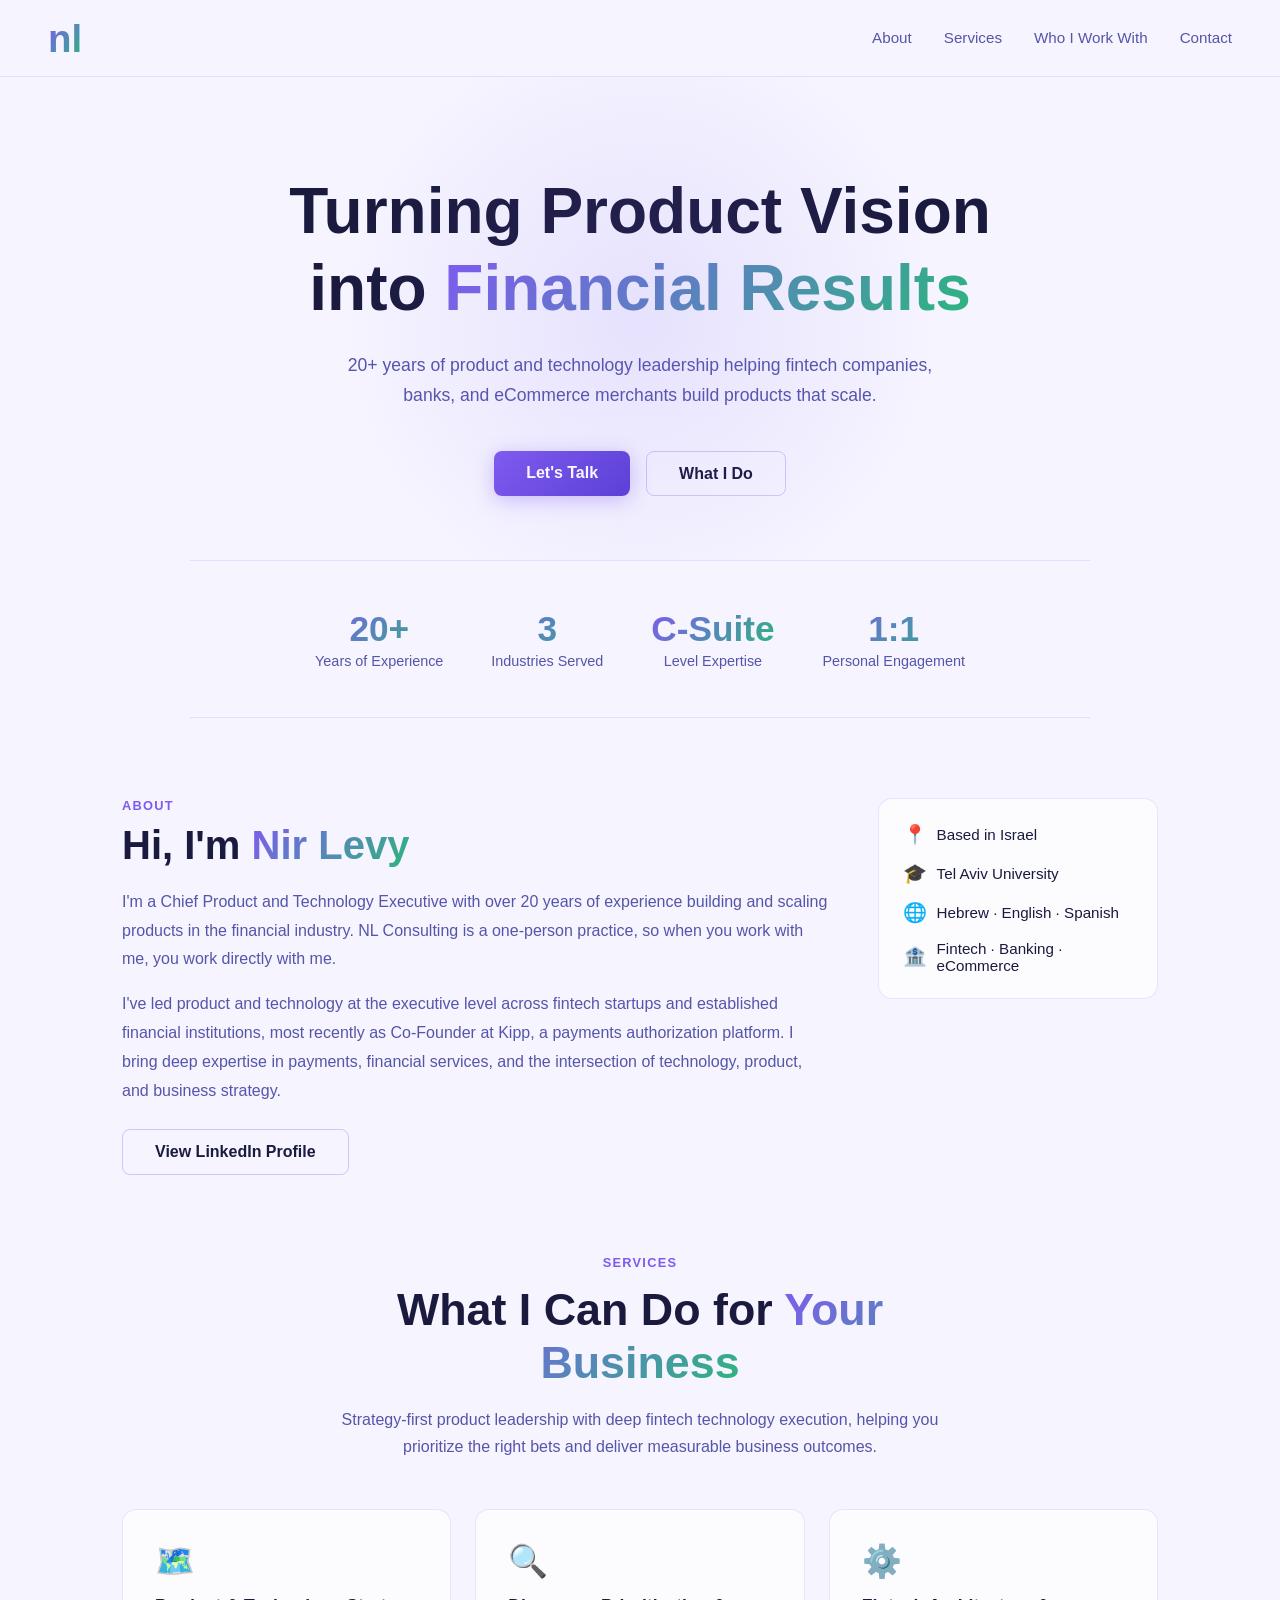
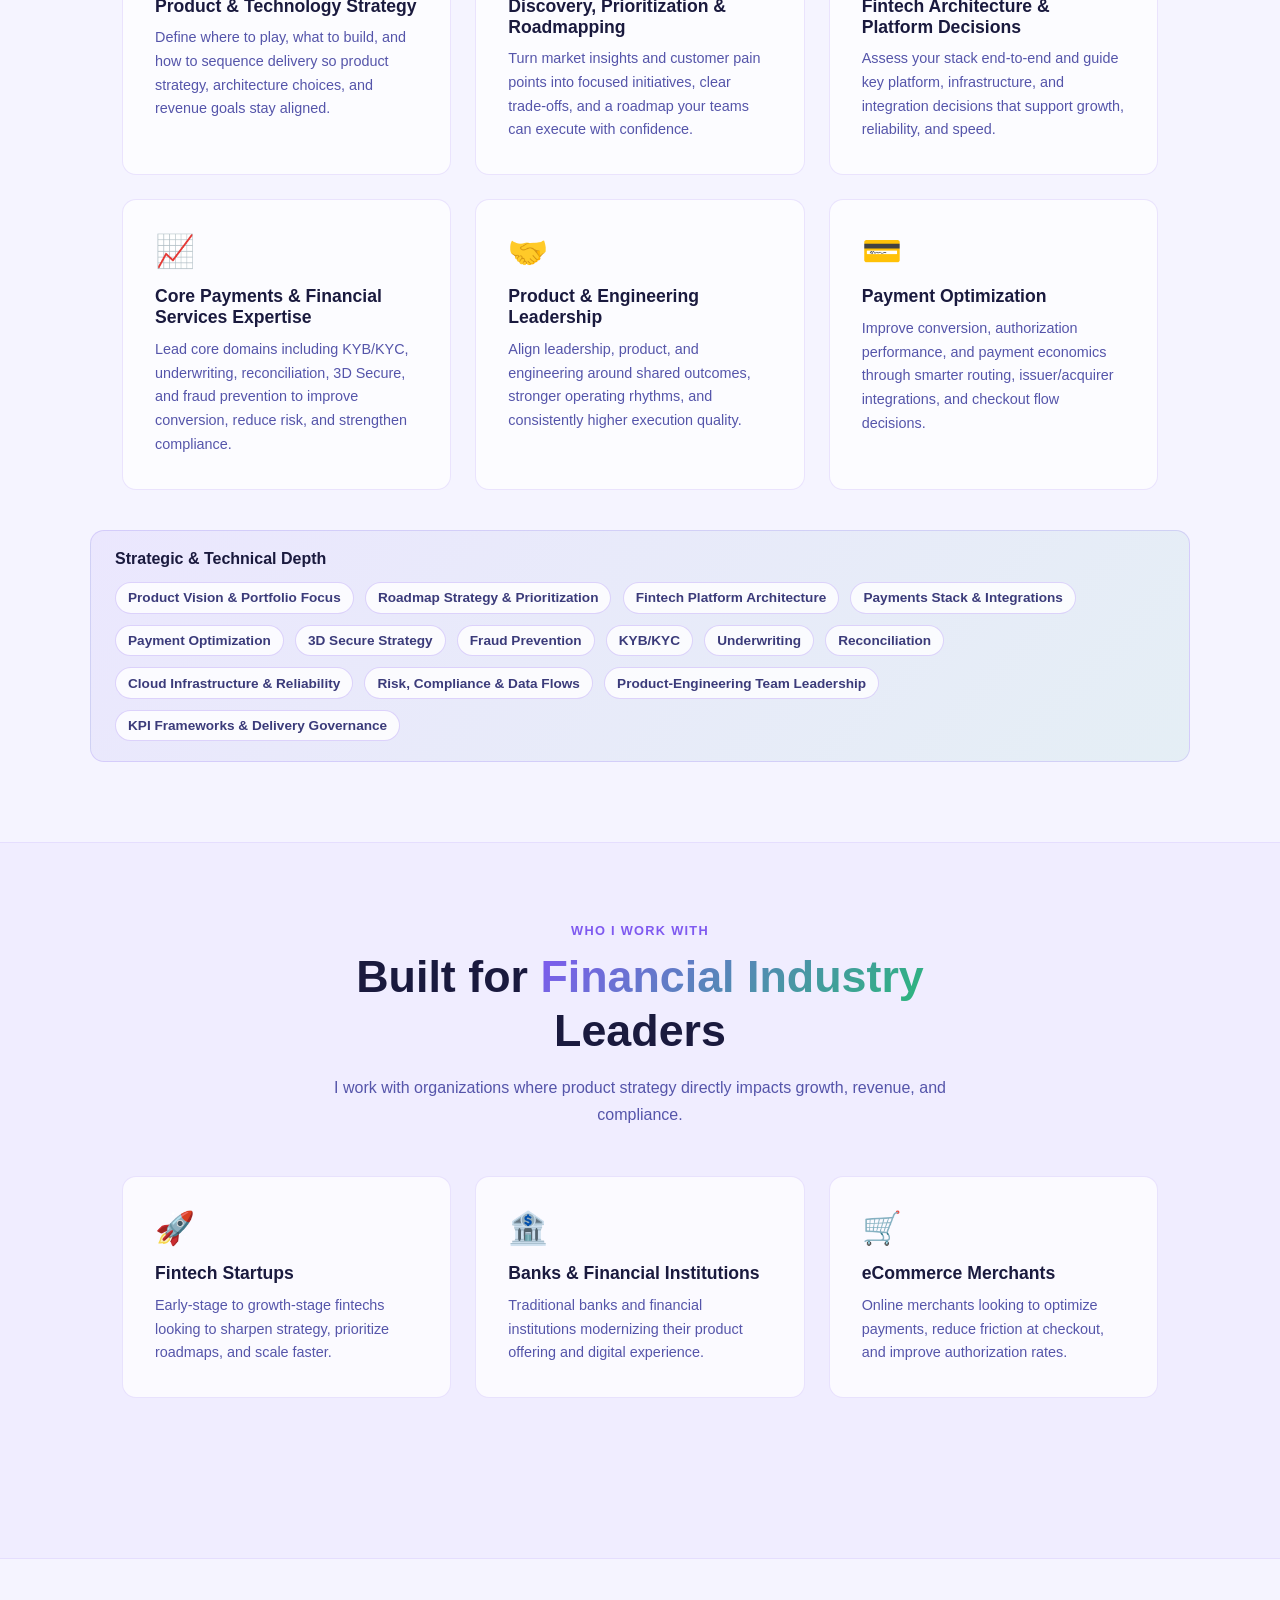
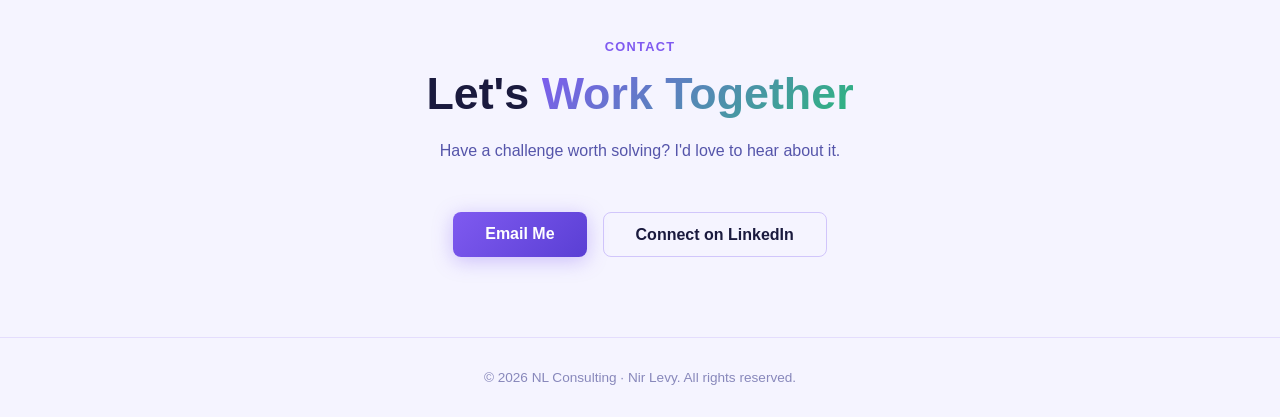
<file: index.html>
<!DOCTYPE html>
<html lang="en" dir="ltr">
<head>
  <meta charset="UTF-8" />
  <meta name="viewport" content="width=device-width, initial-scale=1.0" />
  <meta name="description" content="NL Consulting helps fintech companies, banks, and eCommerce merchants turn product strategy into measurable business growth." />
  <meta name="robots" content="index, follow" />
  <meta name="theme-color" content="#1a1a3e" />

  <meta property="og:type" content="website" />
  <meta property="og:title" content="NL Consulting - Product Strategy for Fintech & Financial Services" />
  <meta property="og:description" content="Senior product strategy consulting for fintech, banking, and eCommerce leaders." />
  <meta property="og:image" content="nl-logo-web.svg" />

  <meta name="twitter:card" content="summary_large_image" />
  <meta name="twitter:title" content="NL Consulting - Product Strategy for Fintech & Financial Services" />
  <meta name="twitter:description" content="Senior product strategy consulting for fintech, banking, and eCommerce leaders." />
  <meta name="twitter:image" content="nl-logo-web.svg" />

  <title>NL Consulting – Product Strategy for Fintech & Financial Services</title>
  <link rel="icon" type="image/svg+xml" href="nl-logo-mark.svg" />
  <link rel="apple-touch-icon" href="nl-logo-mark.svg" />
  <link rel="stylesheet" href="styles.css" />
</head>
<body>
  <a class="skip-link" href="#main-content">Skip to main content</a>

  <!-- NAV -->
  <nav aria-label="Main navigation">
    <a class="logo" href="#main-content" aria-label="NL Consulting home">
      <img src="nl-logo-mark.svg" alt="NL Consulting" class="logo-image" />
    </a>
    <ul class="nav-links">
      <li><a href="#about">About</a></li>
      <li><a href="#services">Services</a></li>
      <li><a href="#clients">Who I Work With</a></li>
      <li><a href="#contact">Contact</a></li>
    </ul>
  </nav>
  <main id="main-content">
  <!-- HERO -->
  <section class="hero" aria-labelledby="hero-title">
    <h1 id="hero-title">Turning Product Vision into <span>Financial Results</span></h1>
    <p class="subtitle">
      20+ years of product and technology leadership helping fintech companies, banks,
      and eCommerce merchants build products that scale.
    </p>
    <div class="cta-group">
      <a href="#contact" class="btn btn-primary">Let's Talk</a>
      <a href="#services" class="btn btn-outline">What I Do</a>
    </div>
  </section>

  <!-- STATS -->
  <div class="stats">
    <div class="stat">
      <h2>20+</h2>
      <p>Years of Experience</p>
    </div>
    <div class="stat">
      <h2>3</h2>
      <p>Industries Served</p>
    </div>
    <div class="stat">
      <h2>C-Suite</h2>
      <p>Level Expertise</p>
    </div>
    <div class="stat">
      <h2>1:1</h2>
      <p>Personal Engagement</p>
    </div>
  </div>

  <!-- ABOUT -->
  <section class="about" id="about">
    <div class="about-content">
      <div class="about-text">
        <div class="section-label">About</div>
        <h2>Hi, I'm <span>Nir Levy</span></h2>
        <p>
          I'm a Chief Product and Technology Executive with over 20 years of experience
          building and scaling products in the financial industry. NL Consulting is a
          one-person practice, so when you work with me, you work directly with me.
        </p>
        <p>
          I've led product and technology at the executive level across fintech startups
          and established financial institutions, most recently as Co-Founder at Kipp,
          a payments authorization platform. I bring deep expertise in payments, financial
          services, and the intersection of technology, product, and business strategy.
        </p>
        <a href="https://www.linkedin.com/in/nirlevyil/" target="_blank" rel="noopener noreferrer" class="btn btn-outline">View LinkedIn Profile</a>
      </div>
      <div class="about-card">
        <div class="about-stat">
          <span>📍</span> Based in Israel
        </div>
        <div class="about-stat">
          <span>🎓</span> Tel Aviv University
        </div>
        <div class="about-stat">
          <span>🌐</span> Hebrew · English · Spanish
        </div>
        <div class="about-stat">
          <span>🏦</span> Fintech · Banking · eCommerce
        </div>
      </div>
    </div>
  </section>

  <!-- SERVICES -->
  <section id="services">
    <div class="section-header">
      <div class="section-label">Services</div>
      <h2>What I Can Do for <span>Your Business</span></h2>
      <p class="section-subtitle">Strategy-first product leadership with deep fintech technology execution, helping you prioritize the right bets and deliver measurable business outcomes.</p>
    </div>
    <div class="features">
      <div class="card">
        <div class="icon">🗺️</div>
        <h3>Product & Technology Strategy</h3>
        <p>Define where to play, what to build, and how to sequence delivery so product strategy, architecture choices, and revenue goals stay aligned.</p>
      </div>
      <div class="card">
        <div class="icon">🔍</div>
        <h3>Discovery, Prioritization & Roadmapping</h3>
        <p>Turn market insights and customer pain points into focused initiatives, clear trade-offs, and a roadmap your teams can execute with confidence.</p>
      </div>
      <div class="card">
        <div class="icon">⚙️</div>
        <h3>Fintech Architecture & Platform Decisions</h3>
        <p>Assess your stack end-to-end and guide key platform, infrastructure, and integration decisions that support growth, reliability, and speed.</p>
      </div>
      <div class="card">
        <div class="icon">📈</div>
        <h3>Core Payments & Financial Services Expertise</h3>
        <p>Lead core domains including KYB/KYC, underwriting, reconciliation, 3D Secure, and fraud prevention to improve conversion, reduce risk, and strengthen compliance.</p>
      </div>
      <div class="card">
        <div class="icon">🤝</div>
        <h3>Product & Engineering Leadership</h3>
        <p>Align leadership, product, and engineering around shared outcomes, stronger operating rhythms, and consistently higher execution quality.</p>
      </div>
      <div class="card">
        <div class="icon">💳</div>
        <h3>Payment Optimization</h3>
        <p>Improve conversion, authorization performance, and payment economics through smarter routing, issuer/acquirer integrations, and checkout flow decisions.</p>
      </div>
    </div>
    <div class="tech-depth" aria-label="Technology depth highlights">
      <h3>Strategic & Technical Depth</h3>
      <div class="tech-pills">
        <span>Product Vision & Portfolio Focus</span>
        <span>Roadmap Strategy & Prioritization</span>
        <span>Fintech Platform Architecture</span>
        <span>Payments Stack & Integrations</span>
        <span>Payment Optimization</span>
        <span>3D Secure Strategy</span>
        <span>Fraud Prevention</span>
        <span>KYB/KYC</span>
        <span>Underwriting</span>
        <span>Reconciliation</span>
        <span>Cloud Infrastructure & Reliability</span>
        <span>Risk, Compliance & Data Flows</span>
        <span>Product-Engineering Team Leadership</span>
        <span>KPI Frameworks & Delivery Governance</span>
      </div>
    </div>
  </section>

  <!-- WHO I WORK WITH -->
  <section id="clients" class="clients-section">
    <div class="section-header">
      <div class="section-label">Who I Work With</div>
      <h2>Built for <span>Financial Industry</span> Leaders</h2>
      <p class="section-subtitle">I work with organizations where product strategy directly impacts growth, revenue, and compliance.</p>
    </div>
    <div class="features">
      <div class="card">
        <div class="icon">🚀</div>
        <h3>Fintech Startups</h3>
        <p>Early-stage to growth-stage fintechs looking to sharpen strategy, prioritize roadmaps, and scale faster.</p>
      </div>
      <div class="card">
        <div class="icon">🏦</div>
        <h3>Banks & Financial Institutions</h3>
        <p>Traditional banks and financial institutions modernizing their product offering and digital experience.</p>
      </div>
      <div class="card">
        <div class="icon">🛒</div>
        <h3>eCommerce Merchants</h3>
        <p>Online merchants looking to optimize payments, reduce friction at checkout, and improve authorization rates.</p>
      </div>
    </div>
  </section>

  <!-- CONTACT -->
  <section id="contact" class="contact-section">
    <div class="section-header">
      <div class="section-label">Contact</div>
      <h2>Let's <span>Work Together</span></h2>
      <p class="section-subtitle">Have a challenge worth solving? I'd love to hear about it.</p>
    </div>
    <div class="contact-links">
      <a href="https://mail.google.com/mail/?view=cm&fs=1&to=nir.levyg@gmail.com&su=Consulting%20Inquiry&body=Hi%20Nir%2C%0A%0AI%27d%20like%20to%20discuss%20a%20product%20or%20payments%20challenge.%0A%0ACompany%3A%0ARole%3A%0ACurrent%20goal%3A%0A%0AThanks%2C" target="_blank" rel="noopener noreferrer" class="btn btn-primary" aria-label="Open Gmail compose to contact NL Consulting">Email Me</a>
      <a href="https://www.linkedin.com/in/nirlevyil/" target="_blank" rel="noopener noreferrer" class="btn btn-outline">Connect on LinkedIn</a>
    </div>
  </section>
  </main>

  <!-- FOOTER -->
  <footer>
    &copy; 2026 NL Consulting · Nir Levy. All rights reserved.
  </footer>

</body>
</html>
</file>
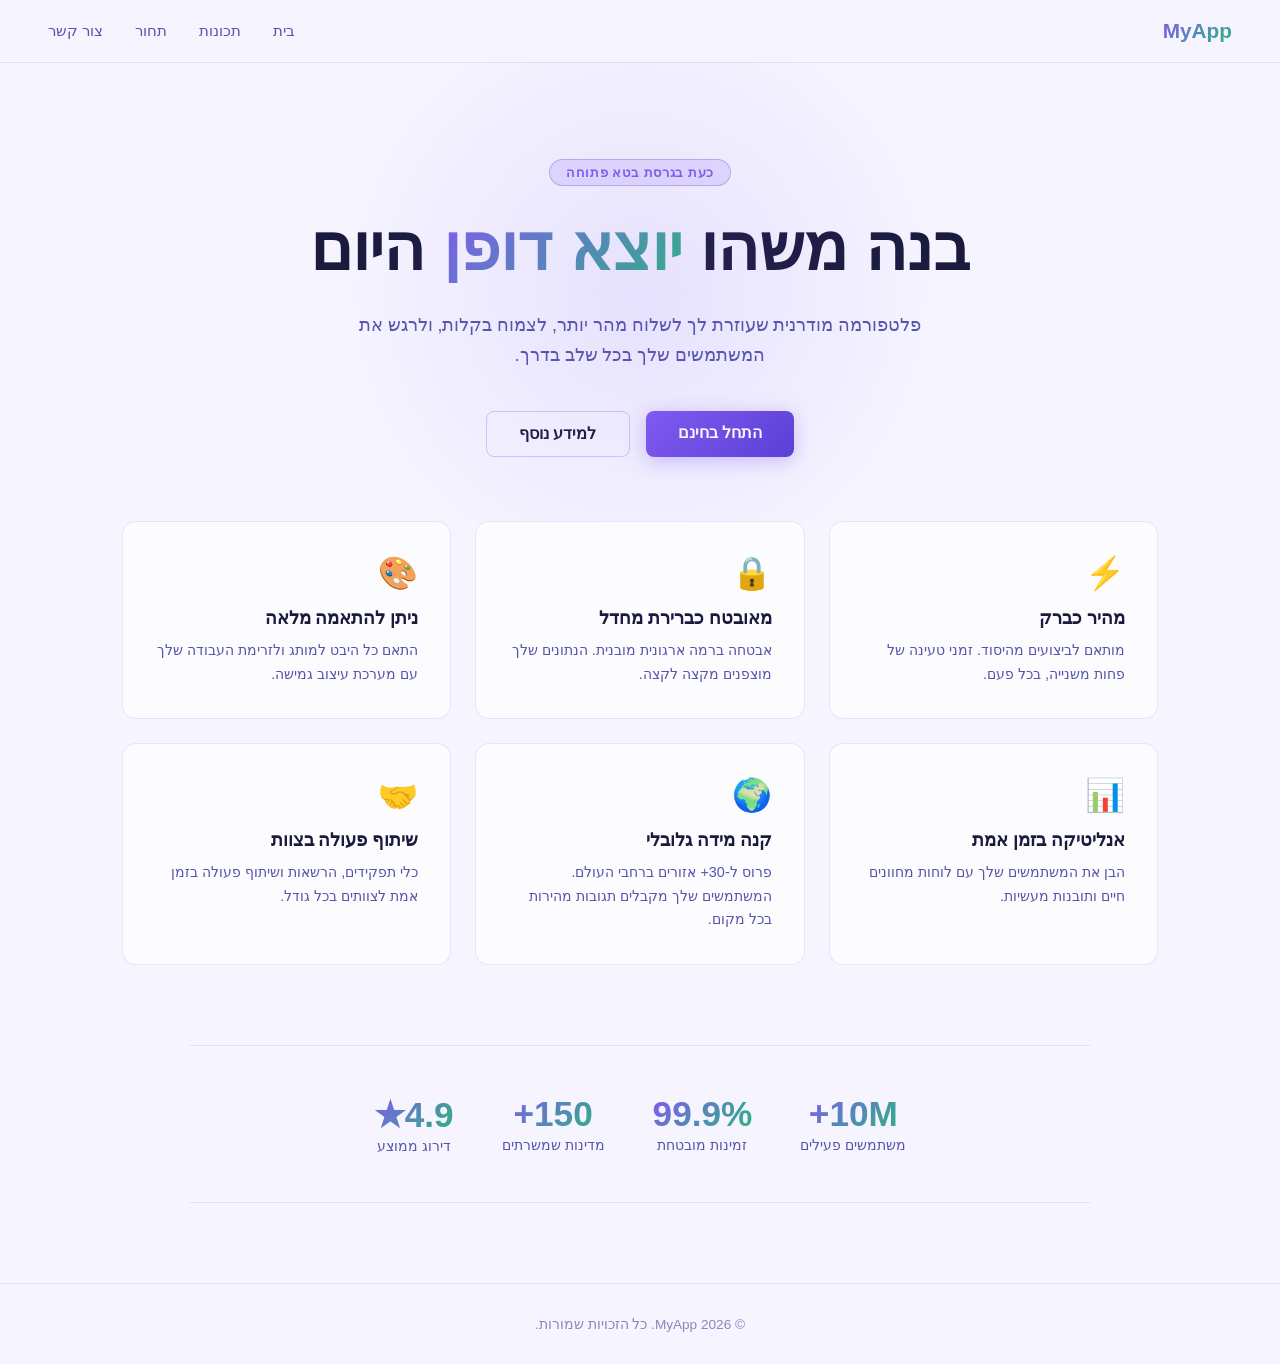
<file: index_hebrew.html>
<!DOCTYPE html>
<html lang="he" dir="rtl">
<head>
  <meta charset="UTF-8" />
  <meta name="viewport" content="width=device-width, initial-scale=1.0" />
  <title>ברוכים הבאים</title>
  <link rel="stylesheet" href="styles.css" />
</head>
<body>

  <!-- NAV -->
  <nav>
    <div class="logo">MyApp</div>
    <ul class="nav-links">
      <li><a href="#">בית</a></li>
      <li><a href="#">תכונות</a></li>
      <li><a href="#">תחור</a></li>
      <li><a href="#">צור קשר</a></li>
    </ul>
  </nav>

  <!-- HERO -->
  <section class="hero">
    <div class="badge">כעת בגרסת בטא פתוחה</div>
    <h1>בנה משהו <span>יוצא דופן</span> היום</h1>
    <p class="subtitle">
      פלטפורמה מודרנית שעוזרת לך לשלוח מהר יותר, לצמוח בקלות,
      ולרגש את המשתמשים שלך בכל שלב בדרך.
    </p>
    <div class="cta-group">
      <a href="#" class="btn btn-primary">התחל בחינם</a>
      <a href="#" class="btn btn-outline">למידע נוסף</a>
    </div>
  </section>

  <!-- FEATURES -->
  <section class="features">
    <div class="card">
      <div class="icon">⚡</div>
      <h3>מהיר כברק</h3>
      <p>מותאם לביצועים מהיסוד. זמני טעינה של פחות משנייה, בכל פעם.</p>
    </div>
    <div class="card">
      <div class="icon">🔒</div>
      <h3>מאובטח כברירת מחדל</h3>
      <p>אבטחה ברמה ארגונית מובנית. הנתונים שלך מוצפנים מקצה לקצה.</p>
    </div>
    <div class="card">
      <div class="icon">🎨</div>
      <h3>ניתן להתאמה מלאה</h3>
      <p>התאם כל היבט למותג ולזרימת העבודה שלך עם מערכת עיצוב גמישה.</p>
    </div>
    <div class="card">
      <div class="icon">📊</div>
      <h3>אנליטיקה בזמן אמת</h3>
      <p>הבן את המשתמשים שלך עם לוחות מחוונים חיים ותובנות מעשיות.</p>
    </div>
    <div class="card">
      <div class="icon">🌍</div>
      <h3>קנה מידה גלובלי</h3>
      <p>פרוס ל-30+ אזורים ברחבי העולם. המשתמשים שלך מקבלים תגובות מהירות בכל מקום.</p>
    </div>
    <div class="card">
      <div class="icon">🤝</div>
      <h3>שיתוף פעולה בצוות</h3>
      <p>כלי תפקידים, הרשאות ושיתוף פעולה בזמן אמת לצוותים בכל גודל.</p>
    </div>
  </section>

  <!-- STATS -->
  <div class="stats">
    <div class="stat">
      <h2>10M+</h2>
      <p>משתמשים פעילים</p>
    </div>
    <div class="stat">
      <h2>99.9%</h2>
      <p>זמינות מובטחת</p>
    </div>
    <div class="stat">
      <h2>150+</h2>
      <p>מדינות שמשרתים</p>
    </div>
    <div class="stat">
      <h2>4.9★</h2>
      <p>דירוג ממוצע</p>
    </div>
  </div>

  <!-- FOOTER -->
  <footer>
    &copy; 2026 MyApp. כל הזכויות שמורות.
  </footer>

</body>
</html>
</file>
<file: styles.css>
* {
  margin: 0;
  padding: 0;
  box-sizing: border-box;
}

body {
  font-family: 'Trebuchet MS', 'Segoe UI', Tahoma, Geneva, Verdana, sans-serif;
  background: #f5f4ff;
  color: #1a1a3e;
  min-height: 100vh;
}

.skip-link {
  position: absolute;
  top: -48px;
  left: 1rem;
  z-index: 300;
  padding: 0.65rem 1rem;
  background: #1a1a3e;
  color: #fff;
  border-radius: 8px;
  text-decoration: none;
  transition: top 0.2s ease;
}

.skip-link:focus {
  top: 1rem;
}

/* NAV */
nav {
  display: flex;
  justify-content: space-between;
  align-items: center;
  padding: 1.2rem 3rem;
  background: rgba(245, 244, 255, 0.9);
  backdrop-filter: blur(10px);
  border-bottom: 1px solid rgba(127, 90, 240, 0.15);
  position: sticky;
  top: 0;
  z-index: 100;
}

.logo {
  display: inline-flex;
  align-items: center;
  text-decoration: none;
  font-size: 1.3rem;
  font-weight: 700;
  background: linear-gradient(135deg, #7f5af0, #2cb67d);
  -webkit-background-clip: text;
  -webkit-text-fill-color: transparent;
  background-clip: text;
}

.logo-image {
  height: 38px;
  width: auto;
  display: block;
}

.nav-links {
  display: flex;
  gap: 2rem;
  list-style: none;
}

.nav-links a {
  color: #5555aa;
  text-decoration: none;
  font-size: 0.95rem;
  transition: color 0.2s;
}

.nav-links a:hover {
  color: #7f5af0;
}

/* HERO */
.hero {
  display: flex;
  flex-direction: column;
  align-items: center;
  justify-content: center;
  text-align: center;
  padding: 6rem 2rem 4rem;
  position: relative;
  overflow: hidden;
}

.hero::before {
  content: '';
  position: absolute;
  width: 600px;
  height: 600px;
  background: radial-gradient(circle, rgba(127, 90, 240, 0.12) 0%, transparent 70%);
  top: 50%;
  left: 50%;
  transform: translate(-50%, -50%);
  pointer-events: none;
}

.badge {
  display: inline-block;
  background: rgba(127, 90, 240, 0.15);
  border: 1px solid rgba(127, 90, 240, 0.4);
  color: #7f5af0;
  padding: 0.3rem 1rem;
  border-radius: 999px;
  font-size: 0.8rem;
  font-weight: 600;
  letter-spacing: 0.05em;
  margin-bottom: 1.5rem;
}

h1 {
  font-size: clamp(2.2rem, 5vw, 4rem);
  font-weight: 800;
  line-height: 1.2;
  max-width: 800px;
  margin-bottom: 1.5rem;
}

h1 span {
  background: linear-gradient(135deg, #7f5af0, #2cb67d);
  -webkit-background-clip: text;
  -webkit-text-fill-color: transparent;
  background-clip: text;
}

.subtitle {
  font-size: 1.1rem;
  color: #5555aa;
  max-width: 600px;
  line-height: 1.7;
  margin-bottom: 2.5rem;
}

.cta-group {
  display: flex;
  gap: 1rem;
  flex-wrap: wrap;
  justify-content: center;
}

.btn {
  padding: 0.8rem 2rem;
  border-radius: 8px;
  font-size: 1rem;
  font-weight: 600;
  cursor: pointer;
  text-decoration: none;
  transition: transform 0.15s, box-shadow 0.15s;
  display: inline-block;
}

.btn:hover {
  transform: translateY(-2px);
}

a:focus-visible,
button:focus-visible {
  outline: 3px solid #2cb67d;
  outline-offset: 3px;
  border-radius: 8px;
}

.btn-primary {
  background: linear-gradient(135deg, #7f5af0, #5a3fd4);
  color: #fff;
  border: none;
  box-shadow: 0 4px 20px rgba(127, 90, 240, 0.35);
}

.btn-primary:hover {
  box-shadow: 0 6px 28px rgba(127, 90, 240, 0.55);
}

.btn-outline {
  background: transparent;
  color: #1a1a3e;
  border: 1px solid rgba(127, 90, 240, 0.3);
}

.btn-outline:hover {
  border-color: #7f5af0;
  color: #7f5af0;
}

/* STATS */
.stats {
  display: flex;
  justify-content: center;
  flex-wrap: wrap;
  gap: 3rem;
  padding: 3rem 2rem;
  border-top: 1px solid rgba(127, 90, 240, 0.15);
  border-bottom: 1px solid rgba(127, 90, 240, 0.15);
  max-width: 900px;
  margin: 0 auto 5rem;
}

.stat {
  text-align: center;
}

.stat h2 {
  font-size: 2.2rem;
  font-weight: 800;
  background: linear-gradient(135deg, #7f5af0, #2cb67d);
  -webkit-background-clip: text;
  -webkit-text-fill-color: transparent;
  background-clip: text;
}

.stat p {
  font-size: 0.9rem;
  color: #5555aa;
  margin-top: 0.2rem;
}

/* SECTION COMMON */
.section-header {
  text-align: center;
  max-width: 700px;
  margin: 0 auto 3rem;
  padding: 0 2rem;
}

.section-label {
  font-size: 0.8rem;
  font-weight: 700;
  letter-spacing: 0.1em;
  text-transform: uppercase;
  color: #7f5af0;
  margin-bottom: 0.8rem;
}

.section-header h2 {
  font-size: clamp(1.8rem, 4vw, 2.8rem);
  font-weight: 800;
  margin-bottom: 1rem;
  line-height: 1.2;
}

.section-header h2 span {
  background: linear-gradient(135deg, #7f5af0, #2cb67d);
  -webkit-background-clip: text;
  -webkit-text-fill-color: transparent;
  background-clip: text;
}

.section-subtitle {
  color: #5555aa;
  font-size: 1rem;
  line-height: 1.7;
}

/* ABOUT */
.about {
  max-width: 1100px;
  margin: 0 auto 5rem;
  padding: 0 2rem;
}

.about-content {
  display: grid;
  grid-template-columns: 1fr 280px;
  gap: 3rem;
  align-items: start;
}

.about-text .section-label {
  margin-bottom: 0.5rem;
}

.about-text h2 {
  font-size: clamp(1.8rem, 4vw, 2.5rem);
  font-weight: 800;
  margin-bottom: 1.2rem;
  line-height: 1.2;
}

.about-text h2 span {
  background: linear-gradient(135deg, #7f5af0, #2cb67d);
  -webkit-background-clip: text;
  -webkit-text-fill-color: transparent;
  background-clip: text;
}

.about-text p {
  color: #5555aa;
  line-height: 1.8;
  margin-bottom: 1rem;
  font-size: 1rem;
}

.about-text .btn {
  margin-top: 0.5rem;
}

.about-card {
  background: rgba(255, 255, 255, 0.7);
  border: 1px solid rgba(127, 90, 240, 0.15);
  border-radius: 14px;
  padding: 1.5rem;
  display: flex;
  flex-direction: column;
  gap: 1rem;
}

.about-stat {
  font-size: 0.95rem;
  color: #1a1a3e;
  display: flex;
  align-items: center;
  gap: 0.6rem;
}

.about-stat span {
  font-size: 1.2rem;
}

/* FEATURES GRID */
.features {
  display: grid;
  grid-template-columns: repeat(auto-fit, minmax(260px, 1fr));
  gap: 1.5rem;
  max-width: 1100px;
  margin: 0 auto 5rem;
  padding: 0 2rem;
}

.card {
  background: rgba(255, 255, 255, 0.7);
  border: 1px solid rgba(127, 90, 240, 0.15);
  border-radius: 14px;
  padding: 2rem;
  transition: border-color 0.2s, transform 0.2s;
}

.card:hover {
  border-color: rgba(127, 90, 240, 0.4);
  transform: translateY(-4px);
}

.icon {
  font-size: 2rem;
  margin-bottom: 1rem;
}

.card h3 {
  font-size: 1.1rem;
  font-weight: 700;
  margin-bottom: 0.6rem;
  color: #1a1a3e;
}

.card p {
  font-size: 0.9rem;
  color: #5555aa;
  line-height: 1.65;
}

/* TECHNOLOGY DEPTH STRIP */
.tech-depth {
  max-width: 1100px;
  margin: -2.5rem auto 5rem;
  padding: 1.2rem 1.5rem;
  border: 1px solid rgba(127, 90, 240, 0.2);
  border-radius: 14px;
  background: linear-gradient(135deg, rgba(127, 90, 240, 0.08), rgba(44, 182, 125, 0.08));
}

.tech-depth h3 {
  font-size: 1rem;
  margin-bottom: 0.9rem;
  color: #1a1a3e;
}

.tech-pills {
  display: flex;
  flex-wrap: wrap;
  gap: 0.7rem;
}

.tech-pills span {
  display: inline-block;
  padding: 0.45rem 0.75rem;
  border-radius: 999px;
  border: 1px solid rgba(127, 90, 240, 0.25);
  background: rgba(255, 255, 255, 0.8);
  color: #3b3b7a;
  font-size: 0.85rem;
  font-weight: 600;
}

/* CLIENTS SECTION */
.clients-section {
  background: rgba(127, 90, 240, 0.04);
  padding: 5rem 0;
  border-top: 1px solid rgba(127, 90, 240, 0.1);
  border-bottom: 1px solid rgba(127, 90, 240, 0.1);
  margin-bottom: 5rem;
}

/* CONTACT */
.contact-section {
  max-width: 700px;
  margin: 0 auto 5rem;
  padding: 0 2rem;
  text-align: center;
}

.contact-links {
  display: flex;
  justify-content: center;
  gap: 1rem;
  flex-wrap: wrap;
  margin-top: 2rem;
}

/* FOOTER */
footer {
  text-align: center;
  padding: 2rem;
  font-size: 0.85rem;
  color: #8888bb;
  border-top: 1px solid rgba(127, 90, 240, 0.15);
}

/* RESPONSIVE */
@media (max-width: 768px) {
  nav {
    padding: 1rem 1.5rem;
    flex-direction: row;
    align-items: flex-start;
    gap: 0.8rem;
  }

  .nav-links {
    flex-wrap: wrap;
    justify-content: flex-end;
    gap: 0.9rem 1.2rem;
    max-width: 70%;
  }

  .nav-links a {
    font-size: 0.9rem;
  }

  .logo-image {
    height: 34px;
  }

  .about-content {
    grid-template-columns: 1fr;
  }

  .tech-depth {
    margin: -2.5rem 2rem 5rem;
  }
}
</file>
